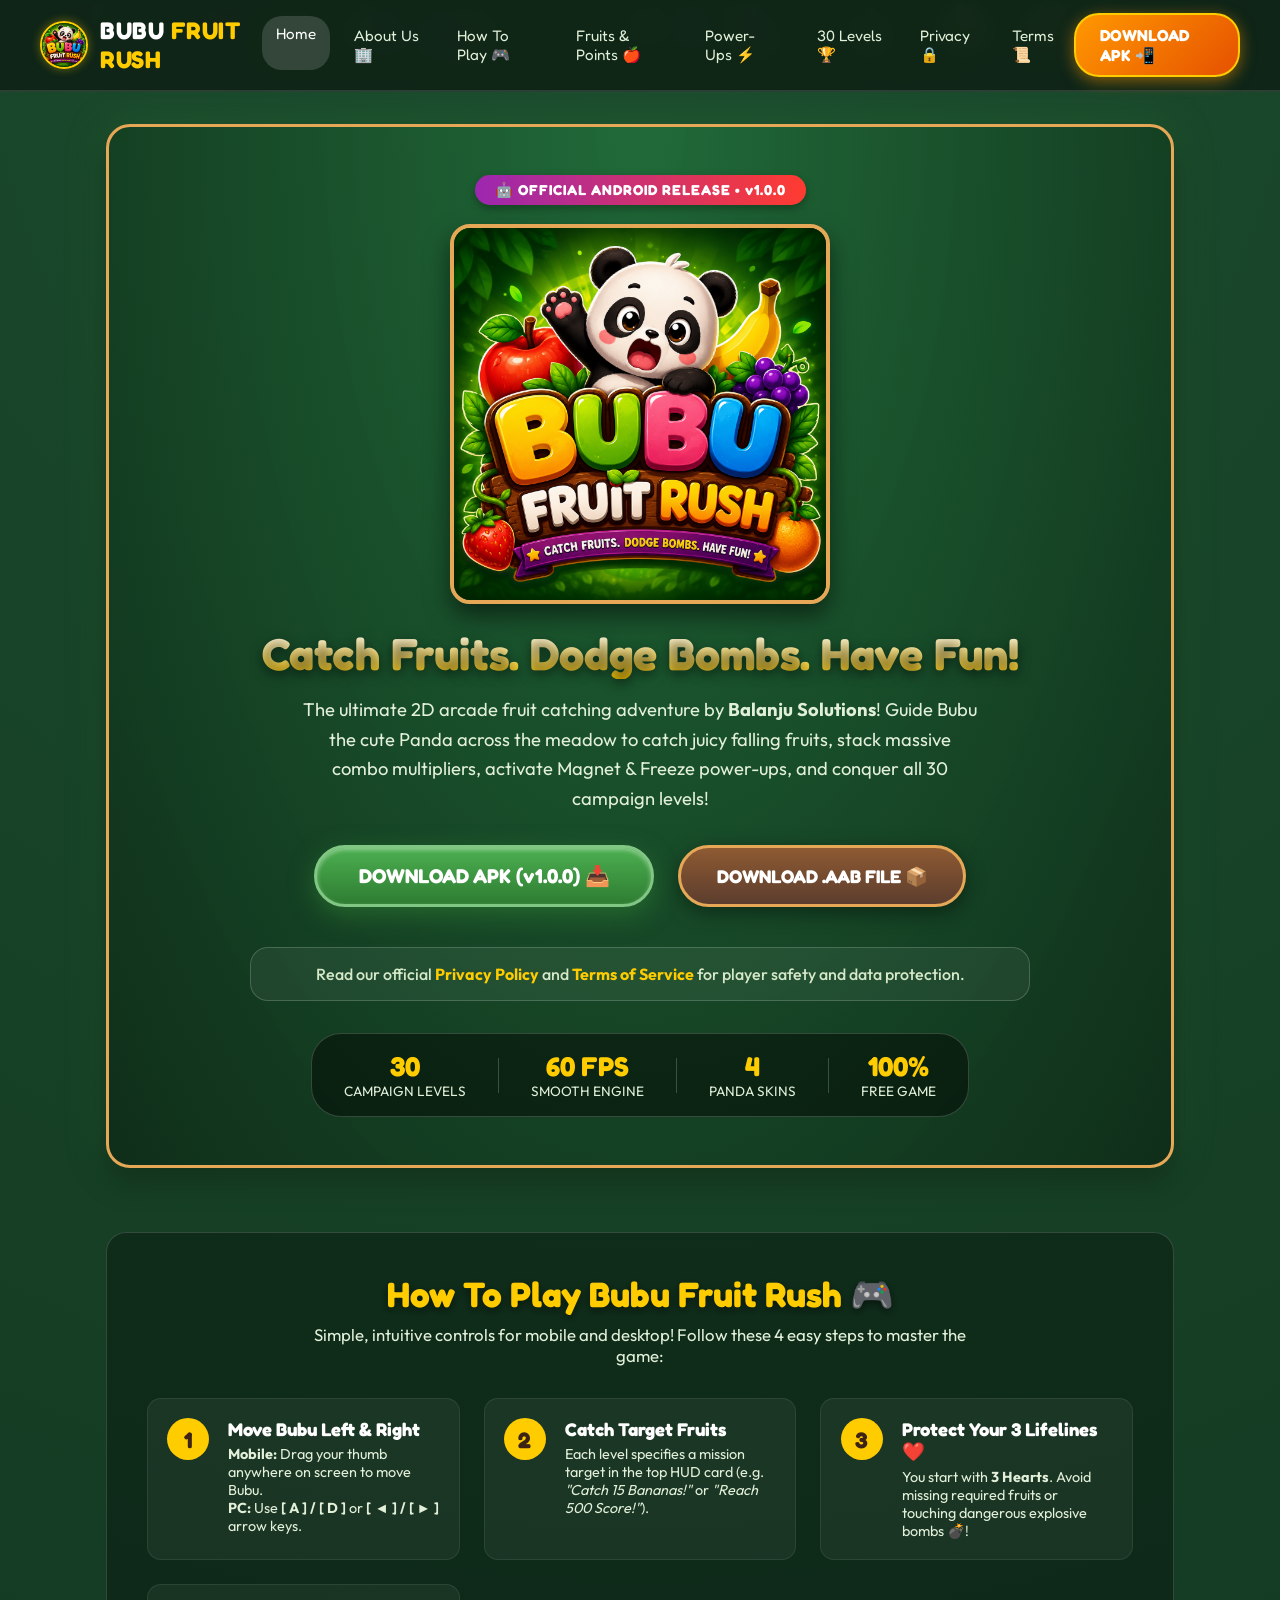
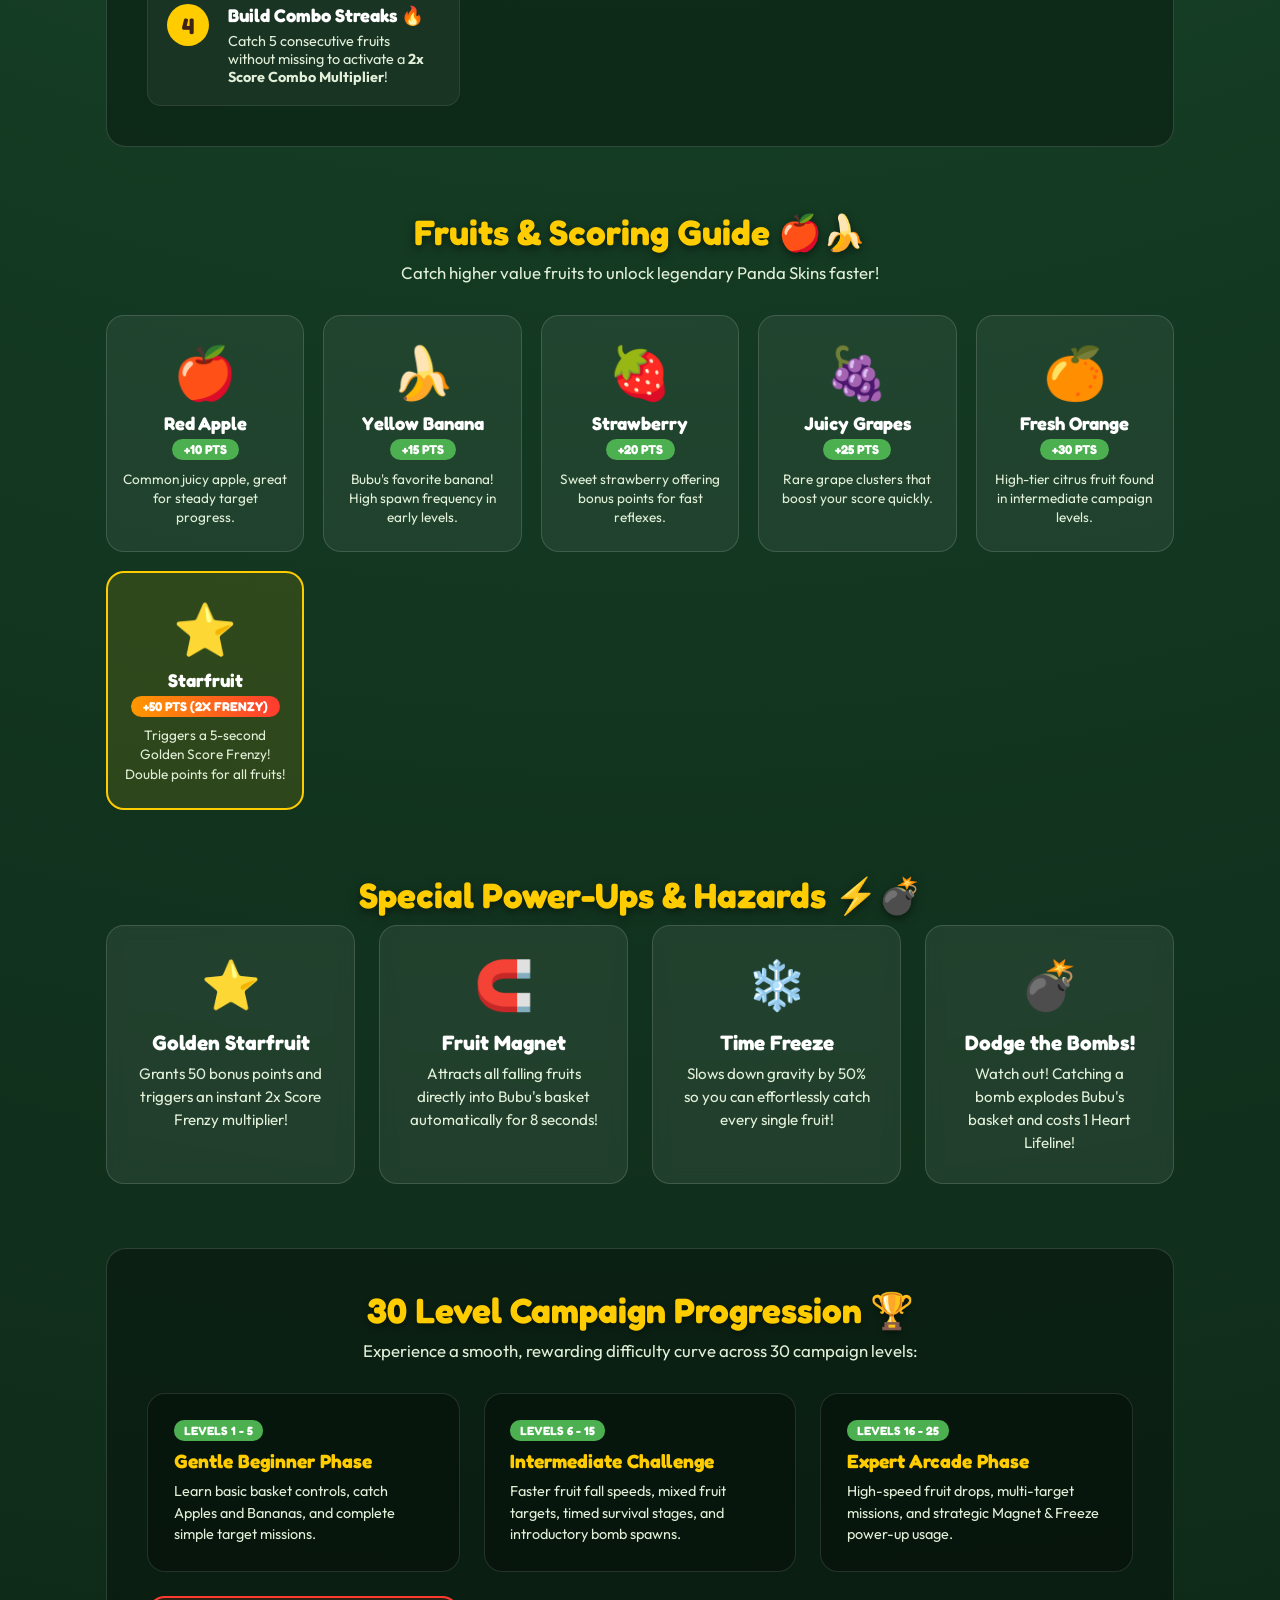
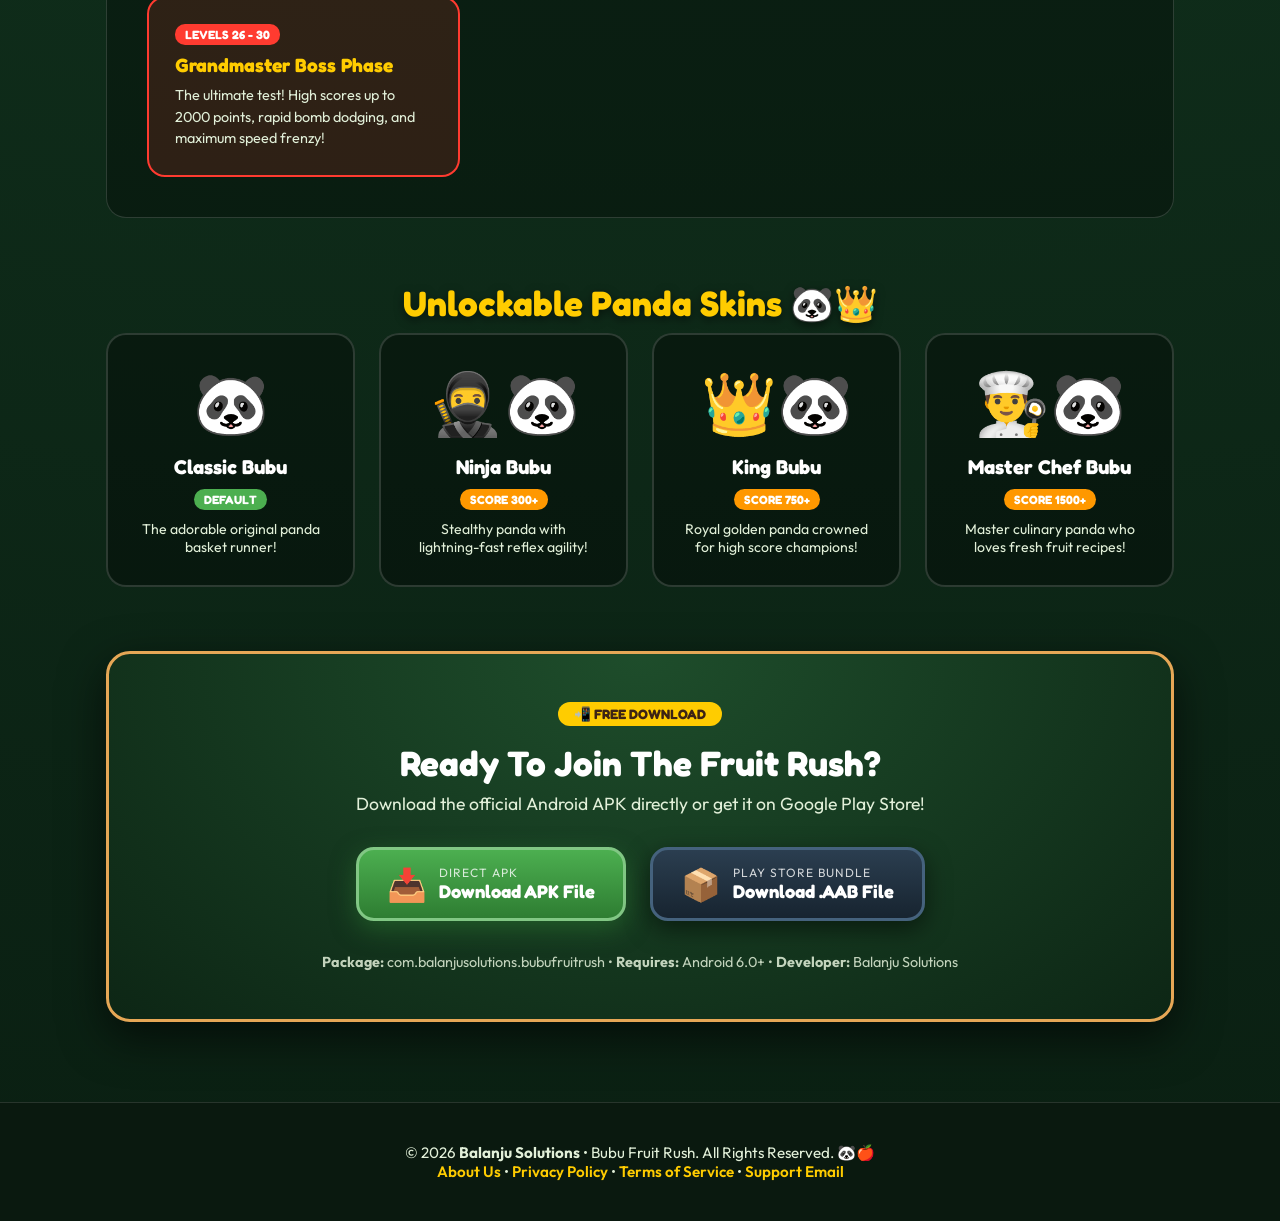
<file: index.html>
<!DOCTYPE html>
<html lang="en">
<head>
  <meta charset="UTF-8">
  <meta name="viewport" content="width=device-width, initial-scale=1.0, maximum-scale=1.0, user-scalable=no">
  <title>Bubu Fruit Rush - Official Android Game & Download</title>
  <meta name="description" content="Official website for Bubu Fruit Rush by Balanju Solutions. Learn how to play, fruit points, 30 campaign levels, power-ups, panda skins, and download the Android APK!">
  <link rel="preconnect" href="https://fonts.googleapis.com">
  <link rel="preconnect" href="https://fonts.gstatic.com" crossorigin>
  <link href="https://fonts.googleapis.com/css2?family=Fredoka:wght@400;600;700&family=Outfit:wght@400;600;700;800&display=swap" rel="stylesheet">
  <link rel="stylesheet" href="style.css">
</head>
<body>
  <!-- Floating Background Fruits Elements -->
  <div class="bg-fruits-container" id="bgFruits"></div>

  <!-- Header Navigation -->
  <header class="navbar">
    <div class="nav-container">
      <div class="logo-group" onclick="window.scrollTo({top: 0, behavior: 'smooth'})">
        <img src="logo.png" alt="Bubu Fruit Rush Logo" class="nav-logo">
        <span class="brand-title">BUBU <span>FRUIT RUSH</span></span>
      </div>

      <nav class="nav-links">
        <a href="#home" class="nav-btn active">Home</a>
        <a href="about.html" class="nav-btn">About Us 🏢</a>
        <a href="#how-to-play" class="nav-btn">How To Play 🎮</a>
        <a href="#scoring" class="nav-btn">Fruits & Points 🍎</a>
        <a href="#powerups" class="nav-btn">Power-Ups ⚡</a>
        <a href="#campaign" class="nav-btn">30 Levels 🏆</a>
        <a href="privacy.html" class="nav-btn">Privacy 🔒</a>
        <a href="terms.html" class="nav-btn">Terms 📜</a>
      </nav>

      <div class="header-actions">
        <a href="https://github.com/nayak-codes/bubu-fruit-rush/releases/download/third-relese/new.gameapk.apk" target="_blank" class="btn-play-header">DOWNLOAD APK 📲</a>
      </div>
    </div>
  </header>

  <!-- Main Hero Section -->
  <main class="main-content" id="home">
    <section class="hero-section">
      <div class="hero-card">
        <div class="hero-badge">🤖 OFFICIAL ANDROID RELEASE • v1.0.0</div>
        
        <div class="hero-banner-frame">
          <img src="logo.png" alt="Bubu Fruit Rush Official Logo" class="hero-banner-img">
        </div>

        <h1 class="hero-title">Catch Fruits. Dodge Bombs. Have Fun!</h1>
        <p class="hero-desc">
          The ultimate 2D arcade fruit catching adventure by <strong>Balanju Solutions</strong>! Guide Bubu the cute Panda across the meadow to catch juicy falling fruits, stack massive combo multipliers, activate Magnet & Freeze power-ups, and conquer all 30 campaign levels!
        </p>

        <!-- Official Download Action Buttons -->
        <div class="hero-actions">
          <a href="https://github.com/nayak-codes/bubu-fruit-rush/releases/download/third-relese/new.gameapk.apk" target="_blank" class="btn-primary-lg" id="btnDownloadAPK">
            <span class="btn-glow"></span>
            <span class="btn-text">DOWNLOAD APK (v1.0.0) 📥</span>
          </a>
          <a href="https://github.com/nayak-codes/bubu-fruit-rush/releases/download/first-relese/Bubu.Fruit.rush.aab" target="_blank" class="btn-secondary-lg" id="btnGooglePlay">
            <span>DOWNLOAD .AAB FILE 📦</span>
          </a>
        </div>

        <div class="legal-callout">
          <p>Read our official <a href="privacy.html">Privacy Policy</a> and <a href="terms.html">Terms of Service</a> for player safety and data protection.</p>
        </div>

        <div class="stats-ribbon">
          <div class="stat-item">
            <span class="stat-value">30</span>
            <span class="stat-label">Campaign Levels</span>
          </div>
          <div class="stat-divider"></div>
          <div class="stat-item">
            <span class="stat-value">60 FPS</span>
            <span class="stat-label">Smooth Engine</span>
          </div>
          <div class="stat-divider"></div>
          <div class="stat-item">
            <span class="stat-value">4</span>
            <span class="stat-label">Panda Skins</span>
          </div>
          <div class="stat-divider"></div>
          <div class="stat-item">
            <span class="stat-value">100%</span>
            <span class="stat-label">Free Game</span>
          </div>
        </div>
      </div>
    </section>

    <!-- SECTION 1: HOW TO PLAY GAME RULES & CONTROLS -->
    <section class="how-to-play-section" id="how-to-play">
      <h2 class="section-title">How To Play Bubu Fruit Rush 🎮</h2>
      <p class="section-subtitle">Simple, intuitive controls for mobile and desktop! Follow these 4 easy steps to master the game:</p>

      <div class="steps-grid">
        <div class="step-card">
          <div class="step-num">1</div>
          <div class="step-content">
            <h4>Move Bubu Left & Right</h4>
            <p><strong>Mobile:</strong> Drag your thumb anywhere on screen to move Bubu.<br><strong>PC:</strong> Use <strong>[ A ] / [ D ]</strong> or <strong>[ ◄ ] / [ ► ]</strong> arrow keys.</p>
          </div>
        </div>
        <div class="step-card">
          <div class="step-num">2</div>
          <div class="step-content">
            <h4>Catch Target Fruits</h4>
            <p>Each level specifies a mission target in the top HUD card (e.g. <em>"Catch 15 Bananas!"</em> or <em>"Reach 500 Score!"</em>).</p>
          </div>
        </div>
        <div class="step-card">
          <div class="step-num">3</div>
          <div class="step-content">
            <h4>Protect Your 3 Lifelines ❤️</h4>
            <p>You start with <strong>3 Hearts</strong>. Avoid missing required fruits or touching dangerous explosive bombs 💣!</p>
          </div>
        </div>
        <div class="step-card">
          <div class="step-num">4</div>
          <div class="step-content">
            <h4>Build Combo Streaks 🔥</h4>
            <p>Catch 5 consecutive fruits without missing to activate a <strong>2x Score Combo Multiplier</strong>!</p>
          </div>
        </div>
      </div>
    </section>

    <!-- SECTION 2: FRUITS & SCORING TABLE -->
    <section class="features-section" id="scoring">
      <h2 class="section-title">Fruits & Scoring Guide 🍎🍌</h2>
      <p class="section-subtitle">Catch higher value fruits to unlock legendary Panda Skins faster!</p>

      <div class="fruit-score-grid">
        <div class="fruit-card">
          <div class="fruit-icon">🍎</div>
          <h3>Red Apple</h3>
          <span class="score-tag">+10 PTS</span>
          <p>Common juicy apple, great for steady target progress.</p>
        </div>

        <div class="fruit-card">
          <div class="fruit-icon">🍌</div>
          <h3>Yellow Banana</h3>
          <span class="score-tag">+15 PTS</span>
          <p>Bubu's favorite banana! High spawn frequency in early levels.</p>
        </div>

        <div class="fruit-card">
          <div class="fruit-icon">🍓</div>
          <h3>Strawberry</h3>
          <span class="score-tag">+20 PTS</span>
          <p>Sweet strawberry offering bonus points for fast reflexes.</p>
        </div>

        <div class="fruit-card">
          <div class="fruit-icon">🍇</div>
          <h3>Juicy Grapes</h3>
          <span class="score-tag">+25 PTS</span>
          <p>Rare grape clusters that boost your score quickly.</p>
        </div>

        <div class="fruit-card">
          <div class="fruit-icon">🍊</div>
          <h3>Fresh Orange</h3>
          <span class="score-tag">+30 PTS</span>
          <p>High-tier citrus fruit found in intermediate campaign levels.</p>
        </div>

        <div class="fruit-card frenzy-card">
          <div class="fruit-icon">⭐</div>
          <h3>Starfruit</h3>
          <span class="score-tag frenzy-tag">+50 PTS (2X FRENZY)</span>
          <p>Triggers a 5-second Golden Score Frenzy! Double points for all fruits!</p>
        </div>
      </div>
    </section>

    <!-- SECTION 3: POWER-UPS & HAZARDS -->
    <section class="features-section" id="powerups">
      <h2 class="section-title">Special Power-Ups & Hazards ⚡💣</h2>

      <div class="cards-grid">
        <div class="feature-card star-card">
          <div class="card-icon">⭐</div>
          <h3>Golden Starfruit</h3>
          <p>Grants 50 bonus points and triggers an instant 2x Score Frenzy multiplier!</p>
        </div>

        <div class="feature-card magnet-card">
          <div class="card-icon">🧲</div>
          <h3>Fruit Magnet</h3>
          <p>Attracts all falling fruits directly into Bubu's basket automatically for 8 seconds!</p>
        </div>

        <div class="feature-card freeze-card">
          <div class="card-icon">❄️</div>
          <h3>Time Freeze</h3>
          <p>Slows down gravity by 50% so you can effortlessly catch every single fruit!</p>
        </div>

        <div class="feature-card bomb-card">
          <div class="card-icon">💣</div>
          <h3>Dodge the Bombs!</h3>
          <p>Watch out! Catching a bomb explodes Bubu's basket and costs 1 Heart Lifeline!</p>
        </div>
      </div>
    </section>

    <!-- SECTION 4: 30 CAMPAIGN LEVELS ROADMAP -->
    <section class="how-to-play-section" id="campaign">
      <h2 class="section-title">30 Level Campaign Progression 🏆</h2>
      <p class="section-subtitle">Experience a smooth, rewarding difficulty curve across 30 campaign levels:</p>

      <div class="campaign-grid">
        <div class="campaign-card">
          <span class="lvl-badge">LEVELS 1 - 5</span>
          <h3>Gentle Beginner Phase</h3>
          <p>Learn basic basket controls, catch Apples and Bananas, and complete simple target missions.</p>
        </div>
        <div class="campaign-card">
          <span class="lvl-badge">LEVELS 6 - 15</span>
          <h3>Intermediate Challenge</h3>
          <p>Faster fruit fall speeds, mixed fruit targets, timed survival stages, and introductory bomb spawns.</p>
        </div>
        <div class="campaign-card">
          <span class="lvl-badge">LEVELS 16 - 25</span>
          <h3>Expert Arcade Phase</h3>
          <p>High-speed fruit drops, multi-target missions, and strategic Magnet & Freeze power-up usage.</p>
        </div>
        <div class="campaign-card boss-card">
          <span class="lvl-badge boss-badge">LEVELS 26 - 30</span>
          <h3>Grandmaster Boss Phase</h3>
          <p>The ultimate test! High scores up to 2000 points, rapid bomb dodging, and maximum speed frenzy!</p>
        </div>
      </div>
    </section>

    <!-- SECTION 5: PANDA SKINS SHOWCASE -->
    <section class="features-section" id="skins">
      <h2 class="section-title">Unlockable Panda Skins 🐼👑</h2>
      <div class="skins-showcase-grid">
        <div class="skin-showcase-card">
          <div class="skin-avatar">🐼</div>
          <h3>Classic Bubu</h3>
          <span class="skin-tag-unlocked">DEFAULT</span>
          <p>The adorable original panda basket runner!</p>
        </div>
        <div class="skin-showcase-card">
          <div class="skin-avatar">🥷🐼</div>
          <h3>Ninja Bubu</h3>
          <span class="skin-tag-locked">SCORE 300+</span>
          <p>Stealthy panda with lightning-fast reflex agility!</p>
        </div>
        <div class="skin-showcase-card">
          <div class="skin-avatar">👑🐼</div>
          <h3>King Bubu</h3>
          <span class="skin-tag-locked">SCORE 750+</span>
          <p>Royal golden panda crowned for high score champions!</p>
        </div>
        <div class="skin-showcase-card">
          <div class="skin-avatar">👨‍🍳🐼</div>
          <h3>Master Chef Bubu</h3>
          <span class="skin-tag-locked">SCORE 1500+</span>
          <p>Master culinary panda who loves fresh fruit recipes!</p>
        </div>
      </div>
    </section>

    <!-- SECTION 6: DIRECT DOWNLOAD & GOOGLE PLAY -->
    <section class="download-section" id="download">
      <div class="download-card">
        <div class="download-badge">📲 FREE DOWNLOAD</div>
        <h2>Ready To Join The Fruit Rush?</h2>
        <p>Download the official Android APK directly or get it on Google Play Store!</p>

        <div class="download-buttons">
          <a href="https://github.com/nayak-codes/bubu-fruit-rush/releases/download/third-relese/new.gameapk.apk" target="_blank" class="btn-download-apk">
            <span class="icon">📥</span>
            <div class="btn-desc">
              <span class="small">DIRECT APK</span>
              <span class="big">Download APK File</span>
            </div>
          </a>
          <a href="https://github.com/nayak-codes/bubu-fruit-rush/releases/download/first-relese/Bubu.Fruit.rush.aab" target="_blank" class="btn-download-play">
            <span class="icon">📦</span>
            <div class="btn-desc">
              <span class="small">PLAY STORE BUNDLE</span>
              <span class="big">Download .AAB File</span>
            </div>
          </a>
        </div>

        <div class="app-meta-details">
          <span><strong>Package:</strong> com.balanjusolutions.bubufruitrush</span> • 
          <span><strong>Requires:</strong> Android 6.0+</span> • 
          <span><strong>Developer:</strong> Balanju Solutions</span>
        </div>
      </div>
    </section>
  </main>

  <!-- Footer -->
  <footer class="footer">
    <div class="footer-content">
      <p>© 2026 <strong>Balanju Solutions</strong> • Bubu Fruit Rush. All Rights Reserved. 🐼🍎</p>
      <p><a href="about.html">About Us</a> • <a href="privacy.html">Privacy Policy</a> • <a href="terms.html">Terms of Service</a> • <a href="mailto:support@bubufruitrush.com">Support Email</a></p>
    </div>
  </footer>

  <!-- Background Animated Floating Fruits Script -->
  <script>
    const fruitEmojis = ['🍎', '🍌', '🍊', '🍇', '🍓', '⭐', '🧲', '❄️'];
    const container = document.getElementById('bgFruits');
    if (container) {
      for (let i = 0; i < 22; i++) {
        const el = document.createElement('div');
        el.className = 'floating-bg-fruit';
        el.innerText = fruitEmojis[Math.floor(Math.random() * fruitEmojis.length)];
        el.style.left = Math.random() * 95 + 'vw';
        el.style.animationDuration = (12 + Math.random() * 14) + 's';
        el.style.animationDelay = (Math.random() * 10) + 's';
        el.style.fontSize = (1.8 + Math.random() * 1.5) + 'rem';
        container.appendChild(el);
      }
    }
  </script>
</body>
</html>
</file>
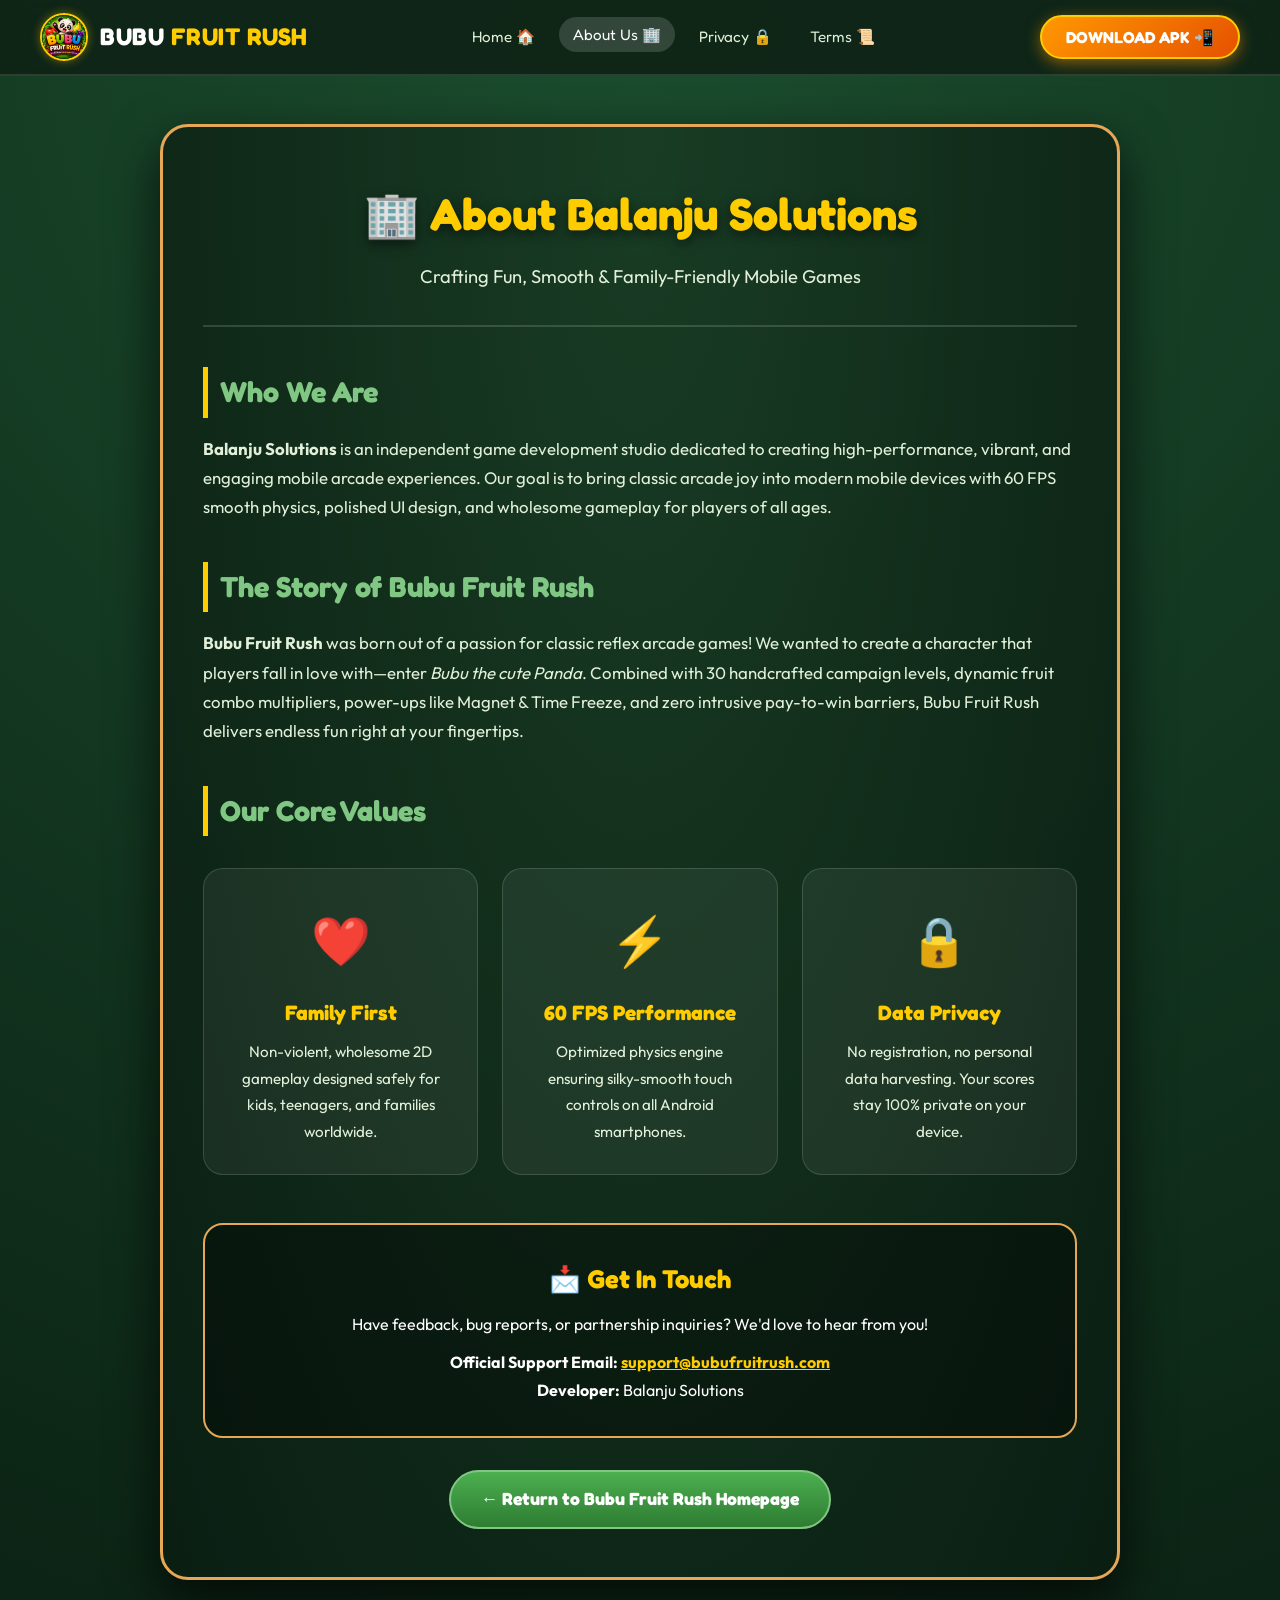
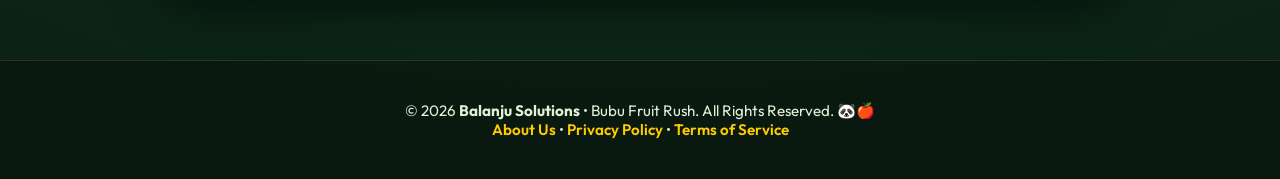
<file: about.html>
<!DOCTYPE html>
<html lang="en">
<head>
  <meta charset="UTF-8">
  <meta name="viewport" content="width=device-width, initial-scale=1.0">
  <title>About Us - Balanju Solutions & Bubu Fruit Rush</title>
  <meta name="description" content="Learn about Balanju Solutions, the creators of Bubu Fruit Rush. Our mission, values, and dedication to delivering smooth 2D arcade games for all players.">
  <link rel="preconnect" href="https://fonts.googleapis.com">
  <link rel="preconnect" href="https://fonts.gstatic.com" crossorigin>
  <link href="https://fonts.googleapis.com/css2?family=Fredoka:wght@400;600;700&family=Outfit:wght@400;600;700;800&display=swap" rel="stylesheet">
  <link rel="stylesheet" href="style.css">
  <style>
    .page-container {
      max-width: 960px;
      margin: 3rem auto;
      padding: 3rem 2.5rem;
      background: radial-gradient(ellipse at top, rgba(25, 60, 36, 0.95) 0%, rgba(10, 30, 18, 0.98) 100%);
      border: 3px solid var(--wood-gold);
      border-radius: 28px;
      box-shadow: 0 20px 50px rgba(0, 0, 0, 0.7);
      line-height: 1.75;
    }
    .page-header {
      text-align: center;
      border-bottom: 2px solid rgba(255, 255, 255, 0.15);
      padding-bottom: 2rem;
      margin-bottom: 2.5rem;
    }
    .page-header h1 {
      font-family: var(--font-heading);
      font-size: 2.8rem;
      color: var(--accent-yellow);
      margin-bottom: 0.5rem;
      text-shadow: 0 4px 12px rgba(0, 0, 0, 0.5);
    }
    .page-subtitle {
      color: var(--text-muted);
      font-size: 1.15rem;
    }
    .about-section {
      margin-bottom: 2.5rem;
    }
    .about-section h2 {
      font-family: var(--font-heading);
      font-size: 1.8rem;
      color: #81c784;
      margin-bottom: 1rem;
      border-left: 5px solid var(--accent-yellow);
      padding-left: 12px;
    }
    .about-section p {
      color: var(--text-muted);
      font-size: 1.05rem;
      margin-bottom: 1.2rem;
    }
    .values-grid {
      display: grid;
      grid-template-columns: repeat(auto-fit, minmax(250px, 1fr));
      gap: 1.5rem;
      margin: 2rem 0;
    }
    .value-card {
      background: rgba(255, 255, 255, 0.06);
      border: 1px solid rgba(255, 255, 255, 0.14);
      border-radius: 20px;
      padding: 1.8rem;
      text-align: center;
    }
    .value-icon {
      font-size: 3rem;
      margin-bottom: 0.8rem;
    }
    .value-card h3 {
      font-family: var(--font-heading);
      font-size: 1.3rem;
      color: var(--accent-yellow);
      margin-bottom: 0.5rem;
    }
    .value-card p {
      font-size: 0.95rem;
      color: var(--text-muted);
      margin-bottom: 0;
    }
    .contact-box {
      background: rgba(0, 0, 0, 0.35);
      border: 2px solid var(--wood-gold);
      border-radius: 20px;
      padding: 2rem;
      text-align: center;
      margin-top: 3rem;
    }
    .contact-box h3 {
      font-family: var(--font-heading);
      font-size: 1.6rem;
      color: var(--accent-yellow);
      margin-bottom: 0.5rem;
    }
    .btn-back-home {
      display: inline-block;
      margin-top: 2rem;
      background: linear-gradient(180deg, #4caf50 0%, #2e7d32 100%);
      border: 2px solid #81c784;
      color: white;
      text-decoration: none;
      padding: 12px 30px;
      border-radius: 30px;
      font-family: var(--font-heading);
      font-size: 1.1rem;
      font-weight: 700;
      transition: transform 0.2s;
    }
    .btn-back-home:hover {
      transform: scale(1.05);
    }
  </style>
</head>
<body>
  <!-- Header Navigation -->
  <header class="navbar">
    <div class="nav-container">
      <div class="logo-group" onclick="location.href='index.html'">
        <img src="logo.png" alt="Bubu Fruit Rush Logo" class="nav-logo">
        <span class="brand-title">BUBU <span>FRUIT RUSH</span></span>
      </div>
      <nav class="nav-links">
        <a href="index.html" class="nav-btn">Home 🏠</a>
        <a href="about.html" class="nav-btn active">About Us 🏢</a>
        <a href="privacy.html" class="nav-btn">Privacy 🔒</a>
        <a href="terms.html" class="nav-btn">Terms 📜</a>
      </nav>
      <div class="header-actions">
        <a href="index.html#download" class="btn-play-header">DOWNLOAD APK 📲</a>
      </div>
    </div>
  </header>

  <main class="page-container">
    <div class="page-header">
      <h1>🏢 About Balanju Solutions</h1>
      <p class="page-subtitle">Crafting Fun, Smooth & Family-Friendly Mobile Games</p>
    </div>

    <div class="about-section">
      <h2>Who We Are</h2>
      <p>
        <strong>Balanju Solutions</strong> is an independent game development studio dedicated to creating high-performance, vibrant, and engaging mobile arcade experiences. Our goal is to bring classic arcade joy into modern mobile devices with 60 FPS smooth physics, polished UI design, and wholesome gameplay for players of all ages.
      </p>
    </div>

    <div class="about-section">
      <h2>The Story of Bubu Fruit Rush</h2>
      <p>
        <strong>Bubu Fruit Rush</strong> was born out of a passion for classic reflex arcade games! We wanted to create a character that players fall in love with—enter <em>Bubu the cute Panda</em>. Combined with 30 handcrafted campaign levels, dynamic fruit combo multipliers, power-ups like Magnet & Time Freeze, and zero intrusive pay-to-win barriers, Bubu Fruit Rush delivers endless fun right at your fingertips.
      </p>
    </div>

    <!-- Core Values -->
    <div class="about-section">
      <h2>Our Core Values</h2>
      <div class="values-grid">
        <div class="value-card">
          <div class="value-icon">❤️</div>
          <h3>Family First</h3>
          <p>Non-violent, wholesome 2D gameplay designed safely for kids, teenagers, and families worldwide.</p>
        </div>

        <div class="value-card">
          <div class="value-icon">⚡</div>
          <h3>60 FPS Performance</h3>
          <p>Optimized physics engine ensuring silky-smooth touch controls on all Android smartphones.</p>
        </div>

        <div class="value-card">
          <div class="value-icon">🔒</div>
          <h3>Data Privacy</h3>
          <p>No registration, no personal data harvesting. Your scores stay 100% private on your device.</p>
        </div>
      </div>
    </div>

    <!-- Official Contact Box -->
    <div class="contact-box">
      <h3>📩 Get In Touch</h3>
      <p>Have feedback, bug reports, or partnership inquiries? We'd love to hear from you!</p>
      <p style="margin-top: 10px;"><strong>Official Support Email:</strong> <a href="mailto:support@bubufruitrush.com" style="color:var(--accent-yellow); font-weight:700;">support@bubufruitrush.com</a></p>
      <p><strong>Developer:</strong> Balanju Solutions</p>
    </div>

    <div style="text-align: center;">
      <a href="index.html" class="btn-back-home">← Return to Bubu Fruit Rush Homepage</a>
    </div>
  </main>

  <footer class="footer">
    <div class="footer-content">
      <p>© 2026 <strong>Balanju Solutions</strong> • Bubu Fruit Rush. All Rights Reserved. 🐼🍎</p>
      <p><a href="about.html">About Us</a> • <a href="privacy.html">Privacy Policy</a> • <a href="terms.html">Terms of Service</a></p>
    </div>
  </footer>
</body>
</html>
</file>
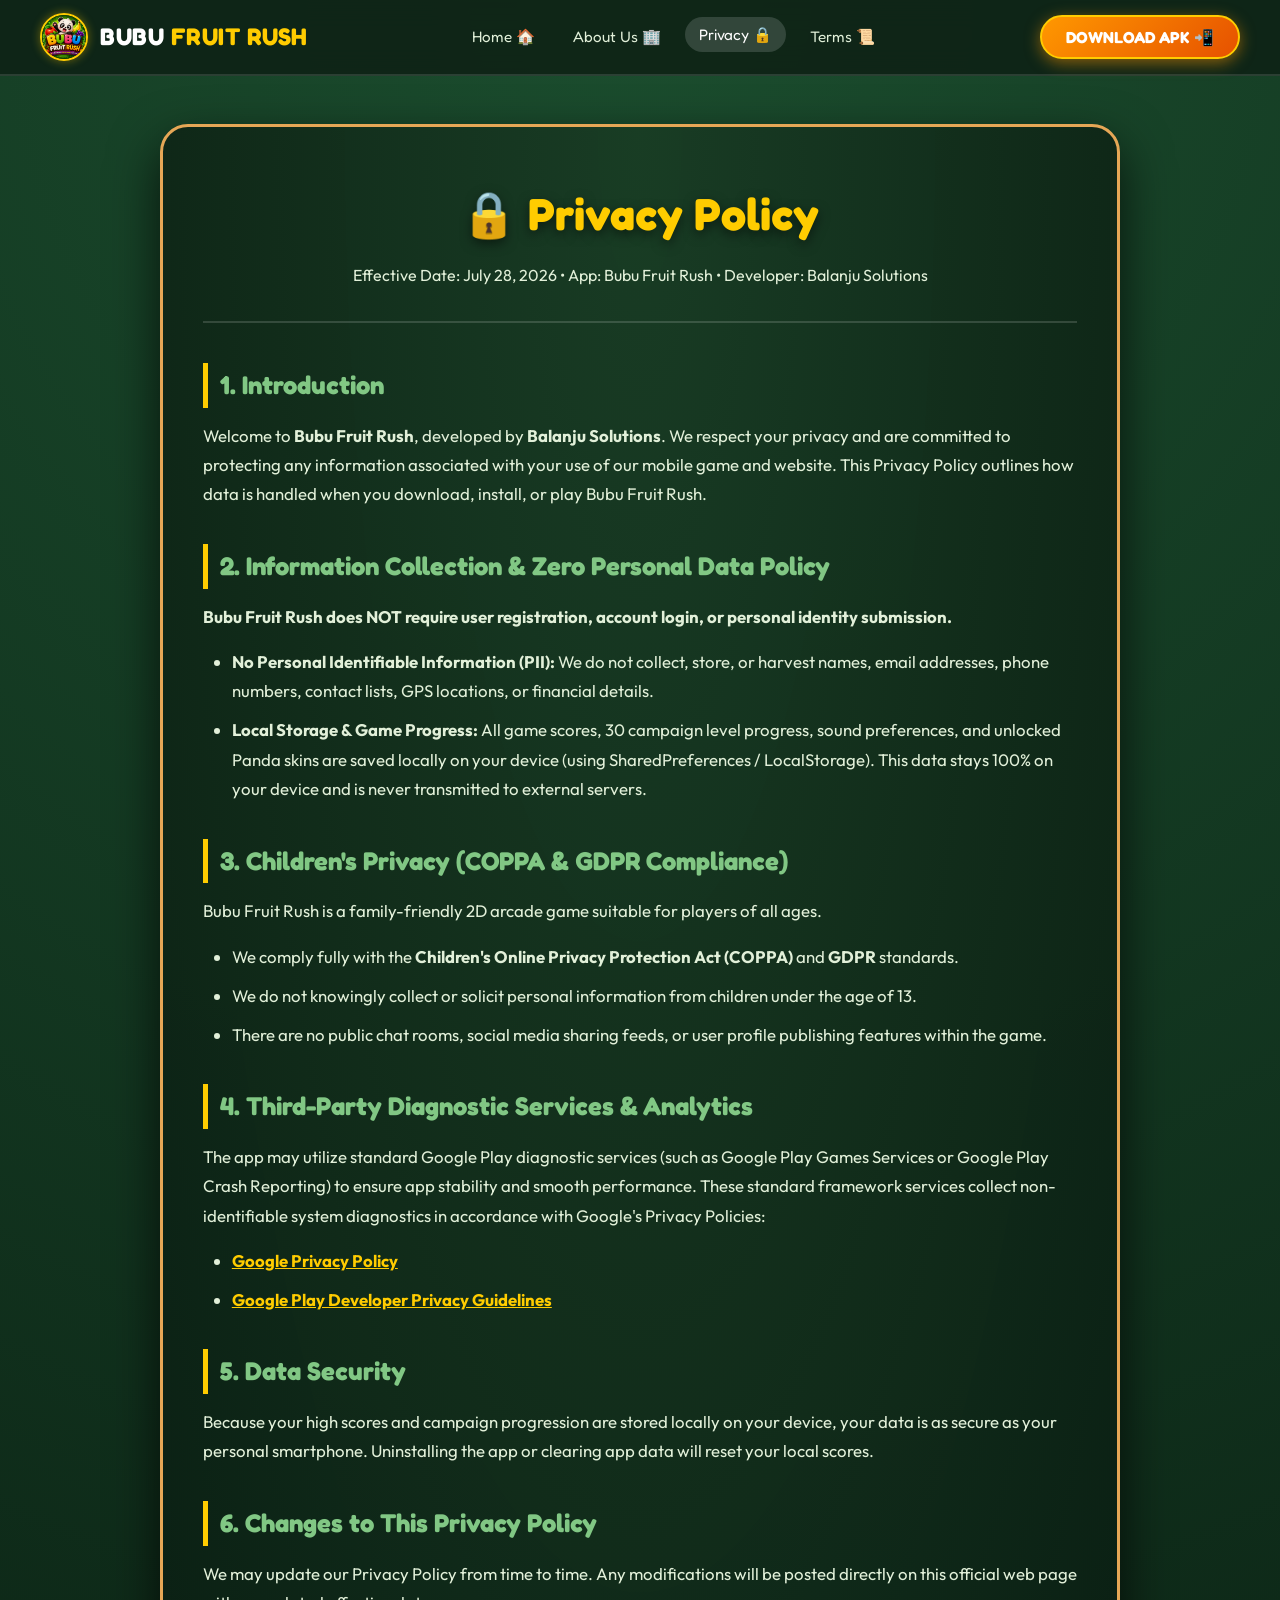
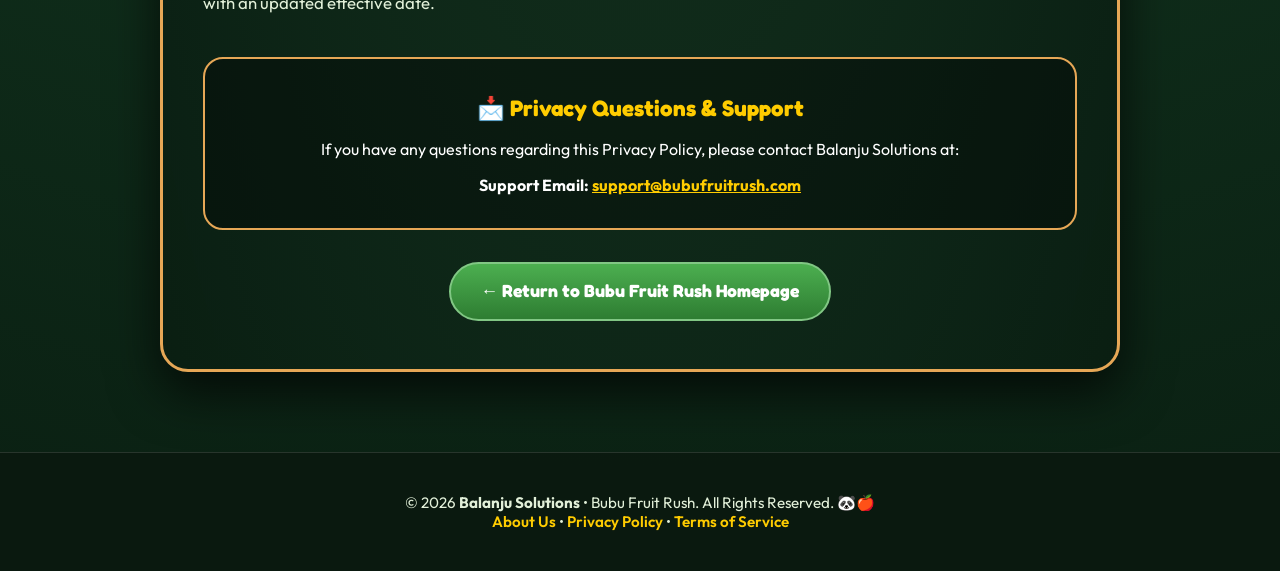
<file: privacy.html>
<!DOCTYPE html>
<html lang="en">
<head>
  <meta charset="UTF-8">
  <meta name="viewport" content="width=device-width, initial-scale=1.0">
  <title>Privacy Policy - Bubu Fruit Rush & Balanju Solutions</title>
  <meta name="description" content="Official Privacy Policy for Bubu Fruit Rush mobile game by Balanju Solutions. Learn how user privacy, local storage, children's safety (COPPA/GDPR), and data protection are handled.">
  <link rel="preconnect" href="https://fonts.googleapis.com">
  <link rel="preconnect" href="https://fonts.gstatic.com" crossorigin>
  <link href="https://fonts.googleapis.com/css2?family=Fredoka:wght@400;600;700&family=Outfit:wght@400;600;700;800&display=swap" rel="stylesheet">
  <link rel="stylesheet" href="style.css">
  <style>
    .page-container {
      max-width: 960px;
      margin: 3rem auto;
      padding: 3rem 2.5rem;
      background: radial-gradient(ellipse at top, rgba(25, 60, 36, 0.95) 0%, rgba(10, 30, 18, 0.98) 100%);
      border: 3px solid var(--wood-gold);
      border-radius: 28px;
      box-shadow: 0 20px 50px rgba(0, 0, 0, 0.7);
      line-height: 1.75;
    }
    .page-header {
      text-align: center;
      border-bottom: 2px solid rgba(255, 255, 255, 0.15);
      padding-bottom: 2rem;
      margin-bottom: 2.5rem;
    }
    .page-header h1 {
      font-family: var(--font-heading);
      font-size: 2.8rem;
      color: var(--accent-yellow);
      margin-bottom: 0.5rem;
      text-shadow: 0 4px 12px rgba(0, 0, 0, 0.5);
    }
    .effective-date {
      color: var(--text-muted);
      font-size: 1rem;
    }
    .policy-section {
      margin-bottom: 2.2rem;
    }
    .policy-section h2 {
      font-family: var(--font-heading);
      font-size: 1.6rem;
      color: #81c784;
      margin-bottom: 0.8rem;
      border-left: 5px solid var(--accent-yellow);
      padding-left: 12px;
    }
    .policy-section p, .policy-section ul {
      color: var(--text-muted);
      font-size: 1.05rem;
      margin-bottom: 1rem;
    }
    .policy-section ul {
      padding-left: 1.8rem;
    }
    .policy-section li {
      margin-bottom: 0.6rem;
    }
    .contact-box {
      background: rgba(0, 0, 0, 0.35);
      border: 2px solid var(--wood-gold);
      border-radius: 20px;
      padding: 1.8rem;
      text-align: center;
      margin-top: 2.5rem;
    }
    .btn-back-home {
      display: inline-block;
      margin-top: 2rem;
      background: linear-gradient(180deg, #4caf50 0%, #2e7d32 100%);
      border: 2px solid #81c784;
      color: white;
      text-decoration: none;
      padding: 12px 30px;
      border-radius: 30px;
      font-family: var(--font-heading);
      font-size: 1.1rem;
      font-weight: 700;
      transition: transform 0.2s;
    }
    .btn-back-home:hover {
      transform: scale(1.05);
    }
  </style>
</head>
<body>
  <!-- Header Navigation -->
  <header class="navbar">
    <div class="nav-container">
      <div class="logo-group" onclick="location.href='index.html'">
        <img src="logo.png" alt="Bubu Fruit Rush Logo" class="nav-logo">
        <span class="brand-title">BUBU <span>FRUIT RUSH</span></span>
      </div>
      <nav class="nav-links">
        <a href="index.html" class="nav-btn">Home 🏠</a>
        <a href="about.html" class="nav-btn">About Us 🏢</a>
        <a href="privacy.html" class="nav-btn active">Privacy 🔒</a>
        <a href="terms.html" class="nav-btn">Terms 📜</a>
      </nav>
      <div class="header-actions">
        <a href="index.html#download" class="btn-play-header">DOWNLOAD APK 📲</a>
      </div>
    </div>
  </header>

  <main class="page-container">
    <div class="page-header">
      <h1>🔒 Privacy Policy</h1>
      <p class="effective-date">Effective Date: July 28, 2026 • App: Bubu Fruit Rush • Developer: Balanju Solutions</p>
    </div>

    <div class="policy-section">
      <h2>1. Introduction</h2>
      <p>
        Welcome to <strong>Bubu Fruit Rush</strong>, developed by <strong>Balanju Solutions</strong>. We respect your privacy and are committed to protecting any information associated with your use of our mobile game and website. This Privacy Policy outlines how data is handled when you download, install, or play Bubu Fruit Rush.
      </p>
    </div>

    <div class="policy-section">
      <h2>2. Information Collection & Zero Personal Data Policy</h2>
      <p>
        <strong>Bubu Fruit Rush does NOT require user registration, account login, or personal identity submission.</strong>
      </p>
      <ul>
        <li><strong>No Personal Identifiable Information (PII):</strong> We do not collect, store, or harvest names, email addresses, phone numbers, contact lists, GPS locations, or financial details.</li>
        <li><strong>Local Storage & Game Progress:</strong> All game scores, 30 campaign level progress, sound preferences, and unlocked Panda skins are saved locally on your device (using SharedPreferences / LocalStorage). This data stays 100% on your device and is never transmitted to external servers.</li>
      </ul>
    </div>

    <div class="policy-section">
      <h2>3. Children's Privacy (COPPA & GDPR Compliance)</h2>
      <p>
        Bubu Fruit Rush is a family-friendly 2D arcade game suitable for players of all ages.
      </p>
      <ul>
        <li>We comply fully with the <strong>Children's Online Privacy Protection Act (COPPA)</strong> and <strong>GDPR</strong> standards.</li>
        <li>We do not knowingly collect or solicit personal information from children under the age of 13.</li>
        <li>There are no public chat rooms, social media sharing feeds, or user profile publishing features within the game.</li>
      </ul>
    </div>

    <div class="policy-section">
      <h2>4. Third-Party Diagnostic Services & Analytics</h2>
      <p>
        The app may utilize standard Google Play diagnostic services (such as Google Play Games Services or Google Play Crash Reporting) to ensure app stability and smooth performance. These standard framework services collect non-identifiable system diagnostics in accordance with Google's Privacy Policies:
      </p>
      <ul>
        <li><a href="https://policies.google.com/privacy" target="_blank" style="color:var(--accent-yellow); font-weight:700;">Google Privacy Policy</a></li>
        <li><a href="https://support.google.com/googleplay/android-developer/answer/9888379" target="_blank" style="color:var(--accent-yellow); font-weight:700;">Google Play Developer Privacy Guidelines</a></li>
      </ul>
    </div>

    <div class="policy-section">
      <h2>5. Data Security</h2>
      <p>
        Because your high scores and campaign progression are stored locally on your device, your data is as secure as your personal smartphone. Uninstalling the app or clearing app data will reset your local scores.
      </p>
    </div>

    <div class="policy-section">
      <h2>6. Changes to This Privacy Policy</h2>
      <p>
        We may update our Privacy Policy from time to time. Any modifications will be posted directly on this official web page with an updated effective date.
      </p>
    </div>

    <div class="contact-box">
      <h3 style="font-family:var(--font-heading); color:var(--accent-yellow); font-size:1.4rem; margin-bottom:0.5rem;">📩 Privacy Questions & Support</h3>
      <p>If you have any questions regarding this Privacy Policy, please contact Balanju Solutions at:</p>
      <p style="margin-top:8px;"><strong>Support Email:</strong> <a href="mailto:support@bubufruitrush.com" style="color:var(--accent-yellow); font-weight:700;">support@bubufruitrush.com</a></p>
    </div>

    <div style="text-align: center;">
      <a href="index.html" class="btn-back-home">← Return to Bubu Fruit Rush Homepage</a>
    </div>
  </main>

  <footer class="footer">
    <div class="footer-content">
      <p>© 2026 <strong>Balanju Solutions</strong> • Bubu Fruit Rush. All Rights Reserved. 🐼🍎</p>
      <p><a href="about.html">About Us</a> • <a href="privacy.html">Privacy Policy</a> • <a href="terms.html">Terms of Service</a></p>
    </div>
  </footer>
</body>
</html>
</file>
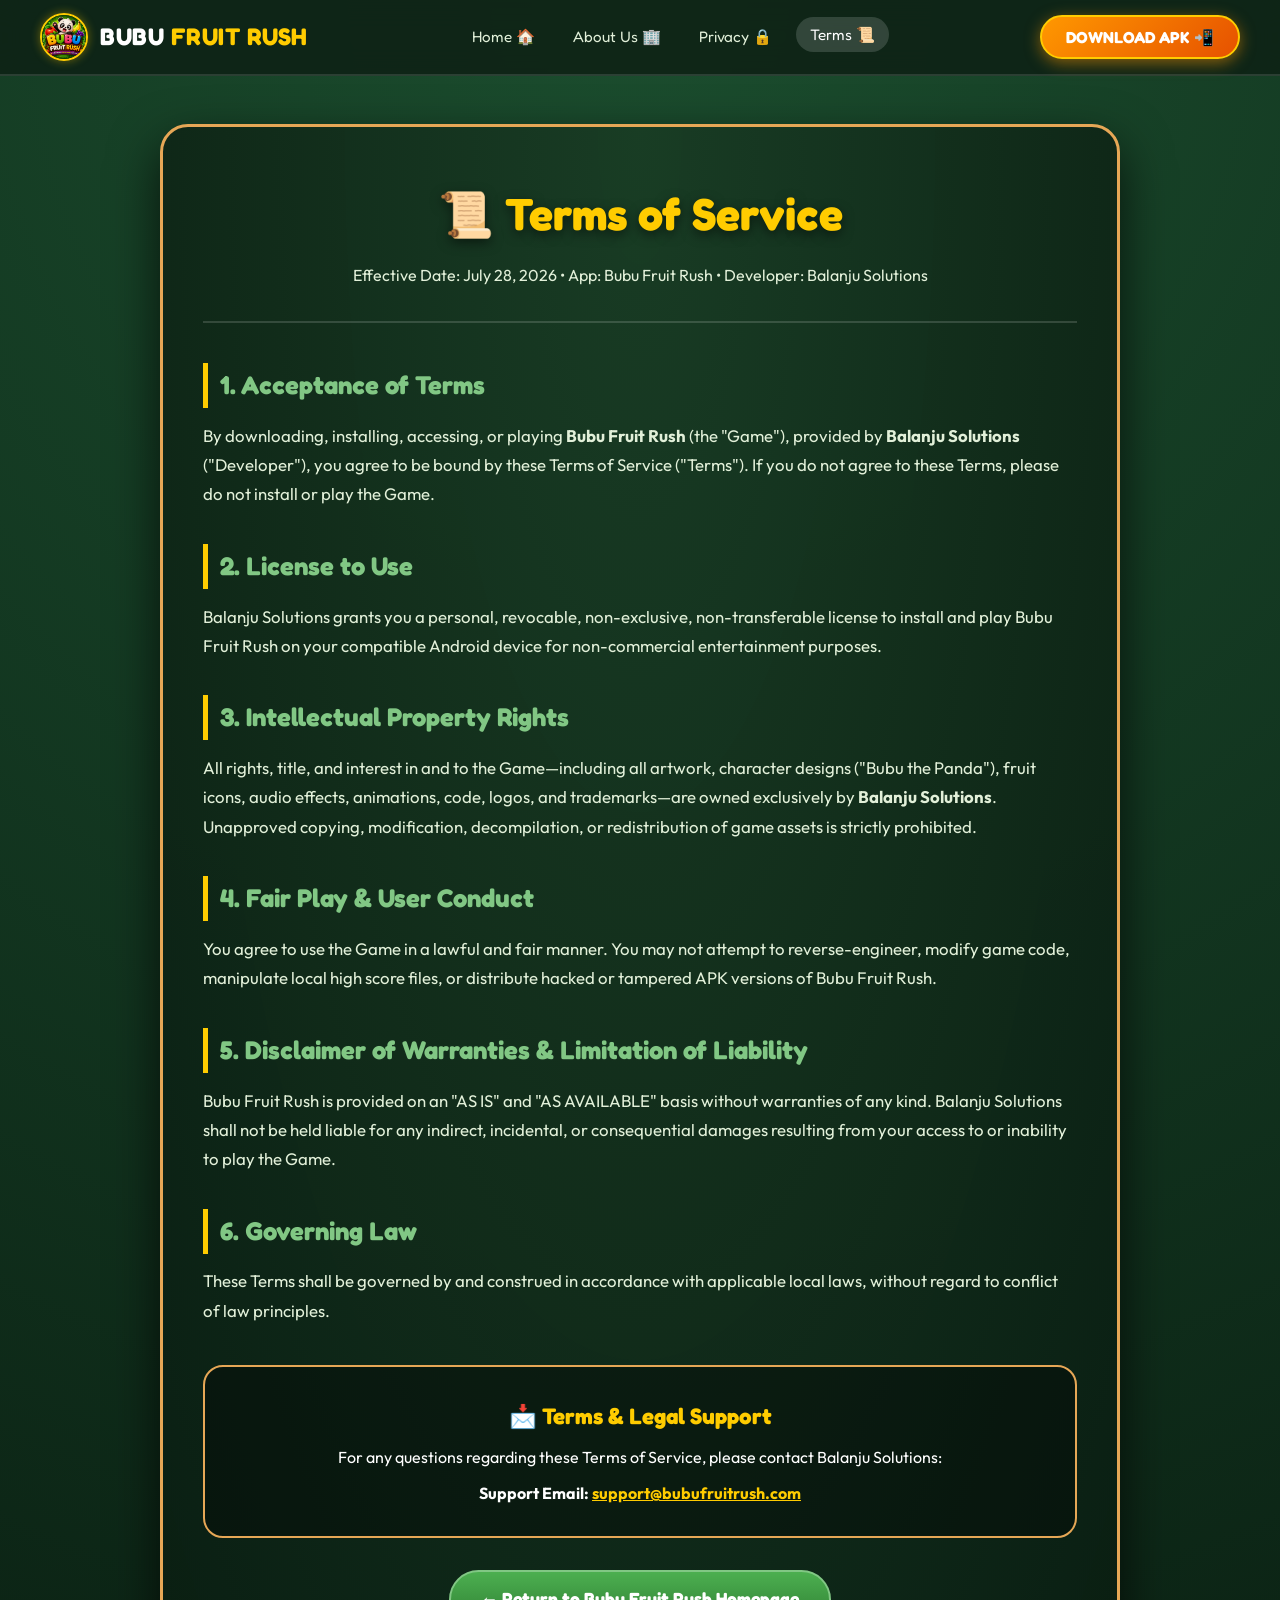
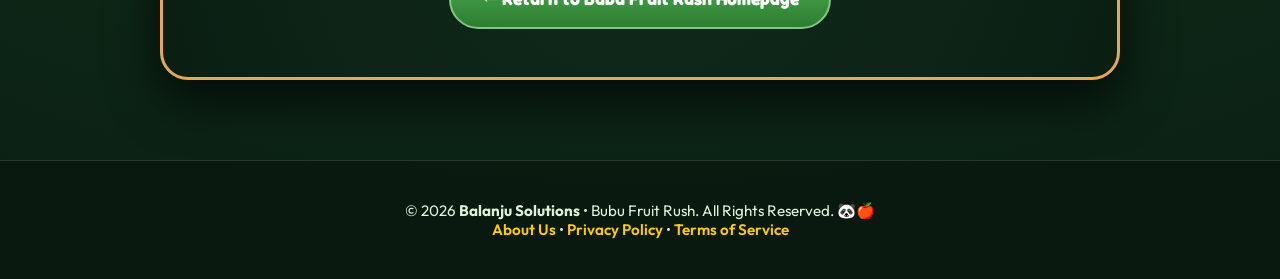
<file: terms.html>
<!DOCTYPE html>
<html lang="en">
<head>
  <meta charset="UTF-8">
  <meta name="viewport" content="width=device-width, initial-scale=1.0">
  <title>Terms of Service - Bubu Fruit Rush & Balanju Solutions</title>
  <meta name="description" content="Terms of Service and Conditions of Use for Bubu Fruit Rush mobile game by Balanju Solutions.">
  <link rel="preconnect" href="https://fonts.googleapis.com">
  <link rel="preconnect" href="https://fonts.gstatic.com" crossorigin>
  <link href="https://fonts.googleapis.com/css2?family=Fredoka:wght@400;600;700&family=Outfit:wght@400;600;700;800&display=swap" rel="stylesheet">
  <link rel="stylesheet" href="style.css">
  <style>
    .page-container {
      max-width: 960px;
      margin: 3rem auto;
      padding: 3rem 2.5rem;
      background: radial-gradient(ellipse at top, rgba(25, 60, 36, 0.95) 0%, rgba(10, 30, 18, 0.98) 100%);
      border: 3px solid var(--wood-gold);
      border-radius: 28px;
      box-shadow: 0 20px 50px rgba(0, 0, 0, 0.7);
      line-height: 1.75;
    }
    .page-header {
      text-align: center;
      border-bottom: 2px solid rgba(255, 255, 255, 0.15);
      padding-bottom: 2rem;
      margin-bottom: 2.5rem;
    }
    .page-header h1 {
      font-family: var(--font-heading);
      font-size: 2.8rem;
      color: var(--accent-yellow);
      margin-bottom: 0.5rem;
      text-shadow: 0 4px 12px rgba(0, 0, 0, 0.5);
    }
    .effective-date {
      color: var(--text-muted);
      font-size: 1rem;
    }
    .policy-section {
      margin-bottom: 2.2rem;
    }
    .policy-section h2 {
      font-family: var(--font-heading);
      font-size: 1.6rem;
      color: #81c784;
      margin-bottom: 0.8rem;
      border-left: 5px solid var(--accent-yellow);
      padding-left: 12px;
    }
    .policy-section p {
      color: var(--text-muted);
      font-size: 1.05rem;
      margin-bottom: 1rem;
    }
    .contact-box {
      background: rgba(0, 0, 0, 0.35);
      border: 2px solid var(--wood-gold);
      border-radius: 20px;
      padding: 1.8rem;
      text-align: center;
      margin-top: 2.5rem;
    }
    .btn-back-home {
      display: inline-block;
      margin-top: 2rem;
      background: linear-gradient(180deg, #4caf50 0%, #2e7d32 100%);
      border: 2px solid #81c784;
      color: white;
      text-decoration: none;
      padding: 12px 30px;
      border-radius: 30px;
      font-family: var(--font-heading);
      font-size: 1.1rem;
      font-weight: 700;
      transition: transform 0.2s;
    }
    .btn-back-home:hover {
      transform: scale(1.05);
    }
  </style>
</head>
<body>
  <!-- Header Navigation -->
  <header class="navbar">
    <div class="nav-container">
      <div class="logo-group" onclick="location.href='index.html'">
        <img src="logo.png" alt="Bubu Fruit Rush Logo" class="nav-logo">
        <span class="brand-title">BUBU <span>FRUIT RUSH</span></span>
      </div>
      <nav class="nav-links">
        <a href="index.html" class="nav-btn">Home 🏠</a>
        <a href="about.html" class="nav-btn">About Us 🏢</a>
        <a href="privacy.html" class="nav-btn">Privacy 🔒</a>
        <a href="terms.html" class="nav-btn active">Terms 📜</a>
      </nav>
      <div class="header-actions">
        <a href="index.html#download" class="btn-play-header">DOWNLOAD APK 📲</a>
      </div>
    </div>
  </header>

  <main class="page-container">
    <div class="page-header">
      <h1>📜 Terms of Service</h1>
      <p class="effective-date">Effective Date: July 28, 2026 • App: Bubu Fruit Rush • Developer: Balanju Solutions</p>
    </div>

    <div class="policy-section">
      <h2>1. Acceptance of Terms</h2>
      <p>
        By downloading, installing, accessing, or playing <strong>Bubu Fruit Rush</strong> (the "Game"), provided by <strong>Balanju Solutions</strong> ("Developer"), you agree to be bound by these Terms of Service ("Terms"). If you do not agree to these Terms, please do not install or play the Game.
      </p>
    </div>

    <div class="policy-section">
      <h2>2. License to Use</h2>
      <p>
        Balanju Solutions grants you a personal, revocable, non-exclusive, non-transferable license to install and play Bubu Fruit Rush on your compatible Android device for non-commercial entertainment purposes.
      </p>
    </div>

    <div class="policy-section">
      <h2>3. Intellectual Property Rights</h2>
      <p>
        All rights, title, and interest in and to the Game—including all artwork, character designs ("Bubu the Panda"), fruit icons, audio effects, animations, code, logos, and trademarks—are owned exclusively by <strong>Balanju Solutions</strong>. Unapproved copying, modification, decompilation, or redistribution of game assets is strictly prohibited.
      </p>
    </div>

    <div class="policy-section">
      <h2>4. Fair Play & User Conduct</h2>
      <p>
        You agree to use the Game in a lawful and fair manner. You may not attempt to reverse-engineer, modify game code, manipulate local high score files, or distribute hacked or tampered APK versions of Bubu Fruit Rush.
      </p>
    </div>

    <div class="policy-section">
      <h2>5. Disclaimer of Warranties & Limitation of Liability</h2>
      <p>
        Bubu Fruit Rush is provided on an "AS IS" and "AS AVAILABLE" basis without warranties of any kind. Balanju Solutions shall not be held liable for any indirect, incidental, or consequential damages resulting from your access to or inability to play the Game.
      </p>
    </div>

    <div class="policy-section">
      <h2>6. Governing Law</h2>
      <p>
        These Terms shall be governed by and construed in accordance with applicable local laws, without regard to conflict of law principles.
      </p>
    </div>

    <div class="contact-box">
      <h3 style="font-family:var(--font-heading); color:var(--accent-yellow); font-size:1.4rem; margin-bottom:0.5rem;">📩 Terms & Legal Support</h3>
      <p>For any questions regarding these Terms of Service, please contact Balanju Solutions:</p>
      <p style="margin-top:8px;"><strong>Support Email:</strong> <a href="mailto:support@bubufruitrush.com" style="color:var(--accent-yellow); font-weight:700;">support@bubufruitrush.com</a></p>
    </div>

    <div style="text-align: center;">
      <a href="index.html" class="btn-back-home">← Return to Bubu Fruit Rush Homepage</a>
    </div>
  </main>

  <footer class="footer">
    <div class="footer-content">
      <p>© 2026 <strong>Balanju Solutions</strong> • Bubu Fruit Rush. All Rights Reserved. 🐼🍎</p>
      <p><a href="about.html">About Us</a> • <a href="privacy.html">Privacy Policy</a> • <a href="terms.html">Terms of Service</a></p>
    </div>
  </footer>
</body>
</html>
</file>
<file: style.css>
/* BUBU FRUIT RUSH - OFFICIAL COMPANY LANDING & GAME WEBSITE DESIGN SYSTEM */

:root {
  --primary-green: #2e7d32;
  --light-green: #4caf50;
  --accent-yellow: #ffcc00;
  --accent-orange: #ff9800;
  --accent-red: #ff3b30;
  --accent-purple: #9c27b0;
  --wood-dark: #3d2314;
  --wood-mid: #6b4226;
  --wood-light: #8e5a32;
  --wood-gold: #e6a756;
  --bg-dark: #0f2316;
  --glass-bg: rgba(255, 255, 255, 0.12);
  --glass-border: rgba(255, 255, 255, 0.25);
  --text-light: #ffffff;
  --text-muted: #e2f0d9;
  --font-heading: 'Fredoka', cursive, sans-serif;
  --font-body: 'Outfit', sans-serif;
  --shadow-glow: 0 0 20px rgba(76, 175, 80, 0.5);
  --shadow-card: 0 12px 30px rgba(0, 0, 0, 0.4);
  scroll-behavior: smooth;
}

* {
  box-sizing: border-box;
  margin: 0;
  padding: 0;
}

body {
  font-family: var(--font-body);
  background: radial-gradient(circle at top center, #1b4d2e 0%, #0a1f12 100%);
  color: var(--text-light);
  min-height: 100vh;
  overflow-x: hidden;
  position: relative;
}

/* Floating Background Fruits */
.bg-fruits-container {
  position: fixed;
  top: 0;
  left: 0;
  width: 100vw;
  height: 100vh;
  pointer-events: none;
  z-index: 0;
  overflow: hidden;
}

.floating-bg-fruit {
  position: absolute;
  font-size: 2.5rem;
  opacity: 0.15;
  filter: blur(1px);
  animation: floatFruit 18s linear infinite;
}

@keyframes floatFruit {
  0% {
    transform: translateY(105vh) rotate(0deg);
  }
  100% {
    transform: translateY(-15vh) rotate(360deg);
  }
}

/* Navbar */
.navbar {
  position: sticky;
  top: 0;
  z-index: 100;
  background: rgba(15, 35, 22, 0.92);
  backdrop-filter: blur(14px);
  border-bottom: 2px solid rgba(255, 255, 255, 0.12);
  padding: 0.8rem 1.5rem;
}

.nav-container {
  max-width: 1200px;
  margin: 0 auto;
  display: flex;
  align-items: center;
  justify-content: space-between;
}

.logo-group {
  display: flex;
  align-items: center;
  gap: 12px;
  cursor: pointer;
}

.nav-logo {
  height: 48px;
  width: 48px;
  object-fit: contain;
  border-radius: 50%;
  border: 2px solid var(--accent-yellow);
  box-shadow: 0 0 10px rgba(255, 204, 0, 0.4);
}

.brand-title {
  font-family: var(--font-heading);
  font-size: 1.5rem;
  font-weight: 700;
  color: #ffffff;
  letter-spacing: 0.5px;
}

.brand-title span {
  color: var(--accent-yellow);
}

.nav-links {
  display: flex;
  gap: 10px;
}

.nav-btn {
  background: transparent;
  border: none;
  color: var(--text-muted);
  font-family: var(--font-heading);
  font-size: 0.95rem;
  padding: 8px 14px;
  border-radius: 20px;
  text-decoration: none;
  cursor: pointer;
  transition: all 0.2s ease;
}

.nav-btn:hover, .nav-btn.active {
  background: rgba(255, 255, 255, 0.15);
  color: #ffffff;
  transform: translateY(-2px);
}

.header-actions {
  display: flex;
  align-items: center;
  gap: 12px;
}

.btn-play-header {
  display: inline-block;
  background: linear-gradient(135deg, #ff9800, #e65100);
  color: white;
  font-family: var(--font-heading);
  font-size: 1rem;
  font-weight: 700;
  padding: 10px 24px;
  border: 2px solid var(--accent-yellow);
  border-radius: 25px;
  text-decoration: none;
  cursor: pointer;
  box-shadow: 0 4px 15px rgba(255, 152, 0, 0.5);
  transition: all 0.25s ease;
}

.btn-play-header:hover {
  transform: scale(1.06);
  box-shadow: 0 6px 20px rgba(255, 152, 0, 0.8);
}

/* Main Content */
.main-content {
  position: relative;
  z-index: 1;
  max-width: 1100px;
  margin: 2rem auto;
  padding: 0 1rem;
}

/* Hero Card */
.hero-card {
  background: radial-gradient(ellipse at top, rgba(34, 112, 59, 0.85) 0%, rgba(15, 45, 25, 0.95) 100%);
  border: 3px solid var(--wood-gold);
  border-radius: 24px;
  padding: 3rem 2rem;
  text-align: center;
  box-shadow: var(--shadow-card), 0 0 40px rgba(76, 175, 80, 0.25);
  position: relative;
  overflow: hidden;
}

.hero-badge {
  display: inline-block;
  background: linear-gradient(90deg, var(--accent-purple), var(--accent-red));
  color: #ffffff;
  font-weight: 700;
  padding: 6px 20px;
  border-radius: 20px;
  font-family: var(--font-heading);
  font-size: 0.9rem;
  letter-spacing: 1px;
  margin-bottom: 1.2rem;
  box-shadow: 0 4px 10px rgba(0, 0, 0, 0.3);
}

.hero-banner-frame {
  max-width: 380px;
  margin: 0 auto 1.5rem auto;
  border-radius: 20px;
  overflow: hidden;
  box-shadow: 0 12px 25px rgba(0, 0, 0, 0.5);
  border: 4px solid var(--wood-gold);
  transition: transform 0.3s ease;
}

.hero-banner-frame:hover {
  transform: scale(1.03) rotate(-1deg);
}

.hero-banner-img {
  width: 100%;
  display: block;
}

.hero-title {
  font-family: var(--font-heading);
  font-size: 2.8rem;
  font-weight: 700;
  line-height: 1.15;
  background: linear-gradient(180deg, #ffffff 0%, var(--accent-yellow) 100%);
  -webkit-background-clip: text;
  -webkit-text-fill-color: transparent;
  margin-bottom: 1rem;
  text-shadow: 0 4px 12px rgba(0, 0, 0, 0.5);
}

.hero-desc {
  max-width: 680px;
  margin: 0 auto 2rem auto;
  font-size: 1.15rem;
  color: var(--text-muted);
  line-height: 1.6;
}

.hero-actions {
  display: flex;
  justify-content: center;
  gap: 1.5rem;
  flex-wrap: wrap;
  margin-bottom: 2.5rem;
}

.btn-primary-lg {
  position: relative;
  display: inline-flex;
  align-items: center;
  justify-content: center;
  background: linear-gradient(180deg, #4caf50 0%, #2e7d32 100%);
  border: 3px solid #81c784;
  color: white;
  font-family: var(--font-heading);
  font-size: 1.25rem;
  font-weight: 700;
  padding: 1rem 2.6rem;
  border-radius: 50px;
  text-decoration: none;
  cursor: pointer;
  box-shadow: 0 8px 25px rgba(46, 125, 50, 0.6), inset 0 2px 4px rgba(255, 255, 255, 0.4);
  transition: all 0.25s cubic-bezier(0.175, 0.885, 0.32, 1.275);
}

.btn-primary-lg:hover {
  transform: translateY(-4px) scale(1.04);
  box-shadow: 0 12px 30px rgba(46, 125, 50, 0.8), inset 0 2px 4px rgba(255, 255, 255, 0.5);
}

.btn-secondary-lg {
  display: inline-flex;
  align-items: center;
  justify-content: center;
  background: linear-gradient(180deg, #8e5a32 0%, #5c3d2e 100%);
  border: 3px solid var(--wood-gold);
  color: #ffffff;
  font-family: var(--font-heading);
  font-size: 1.15rem;
  font-weight: 700;
  padding: 1rem 2.2rem;
  border-radius: 50px;
  text-decoration: none;
  cursor: pointer;
  box-shadow: 0 6px 20px rgba(0, 0, 0, 0.4);
  transition: all 0.25s ease;
}

.btn-secondary-lg:hover {
  transform: translateY(-3px);
  background: linear-gradient(180deg, #a66b3c 0%, #6d4736 100%);
}

.legal-callout {
  margin: 1.5rem auto 2rem auto;
  max-width: 780px;
  padding: 16px 24px;
  border: 1px solid rgba(255, 255, 255, 0.18);
  border-radius: 18px;
  background: rgba(255, 255, 255, 0.06);
  color: #d5e8c8;
  font-size: 1rem;
  font-weight: 500;
}

.legal-callout a {
  color: var(--accent-yellow);
  text-decoration: none;
  font-weight: 700;
}

.legal-callout a:hover {
  text-decoration: underline;
}

/* Stats Ribbon */
.stats-ribbon {
  display: inline-flex;
  align-items: center;
  background: rgba(0, 0, 0, 0.45);
  border: 1px solid rgba(255, 255, 255, 0.18);
  border-radius: 30px;
  padding: 1rem 2rem;
  gap: 2rem;
  flex-wrap: wrap;
  justify-content: center;
}

.stat-item {
  display: flex;
  flex-direction: column;
  align-items: center;
}

.stat-value {
  font-family: var(--font-heading);
  font-size: 1.7rem;
  font-weight: 700;
  color: var(--accent-yellow);
}

.stat-label {
  font-size: 0.85rem;
  color: var(--text-muted);
  text-transform: uppercase;
}

.stat-divider {
  width: 1px;
  height: 35px;
  background: rgba(255, 255, 255, 0.2);
}

/* Section Headings & Subtitles */
.section-title {
  font-family: var(--font-heading);
  font-size: 2.2rem;
  text-align: center;
  margin-bottom: 0.5rem;
  color: var(--accent-yellow);
  text-shadow: 0 3px 10px rgba(0, 0, 0, 0.5);
}

.section-subtitle {
  text-align: center;
  color: var(--text-muted);
  font-size: 1.05rem;
  margin-bottom: 2rem;
  max-width: 680px;
  margin-left: auto;
  margin-right: auto;
}

/* Fruit Points Grid & Cards */
.fruit-score-grid {
  display: grid;
  grid-template-columns: repeat(auto-fit, minmax(170px, 1fr));
  gap: 1.2rem;
}

.fruit-card {
  background: rgba(255, 255, 255, 0.06);
  border: 1px solid rgba(255, 255, 255, 0.14);
  border-radius: 18px;
  padding: 1.5rem 1rem;
  text-align: center;
  display: flex;
  flex-direction: column;
  align-items: center;
  transition: transform 0.3s ease, border-color 0.3s ease;
}

.fruit-card:hover {
  transform: translateY(-5px);
  border-color: var(--accent-yellow);
}

.fruit-card.frenzy-card {
  background: rgba(255, 204, 0, 0.12);
  border: 2px solid var(--accent-yellow);
}

.fruit-icon {
  font-size: 3.2rem;
  margin-bottom: 0.5rem;
}

.fruit-card h3 {
  font-family: var(--font-heading);
  font-size: 1.15rem;
  margin-bottom: 0.3rem;
}

.score-tag {
  background: var(--light-green);
  color: #ffffff;
  font-family: var(--font-heading);
  font-size: 0.8rem;
  font-weight: 700;
  padding: 3px 12px;
  border-radius: 12px;
  margin-bottom: 0.6rem;
}

.score-tag.frenzy-tag {
  background: linear-gradient(90deg, var(--accent-orange), var(--accent-red));
}

.fruit-card p {
  font-size: 0.85rem;
  color: var(--text-muted);
  line-height: 1.4;
}

/* Campaign Roadmap Grid */
.campaign-grid {
  display: grid;
  grid-template-columns: repeat(auto-fit, minmax(230px, 1fr));
  gap: 1.5rem;
}

.campaign-card {
  background: rgba(0, 0, 0, 0.3);
  border: 1px solid rgba(255, 255, 255, 0.12);
  border-radius: 18px;
  padding: 1.6rem;
  display: flex;
  flex-direction: column;
  gap: 8px;
}

.campaign-card.boss-card {
  background: rgba(255, 59, 48, 0.15);
  border: 2px solid var(--accent-red);
}

.lvl-badge {
  display: inline-block;
  background: var(--light-green);
  color: #ffffff;
  font-family: var(--font-heading);
  font-size: 0.75rem;
  font-weight: 700;
  padding: 3px 10px;
  border-radius: 10px;
  width: fit-content;
}

.lvl-badge.boss-badge {
  background: var(--accent-red);
}

.campaign-card h3 {
  font-family: var(--font-heading);
  font-size: 1.2rem;
  color: var(--accent-yellow);
}

.campaign-card p {
  font-size: 0.9rem;
  color: var(--text-muted);
  line-height: 1.5;
}

/* Features Grid */
.features-section {
  margin-top: 4rem;
}

.cards-grid {
  display: grid;
  grid-template-columns: repeat(auto-fit, minmax(240px, 1fr));
  gap: 1.5rem;
}

.feature-card {
  background: rgba(255, 255, 255, 0.07);
  border: 1px solid rgba(255, 255, 255, 0.14);
  border-radius: 18px;
  padding: 1.8rem;
  text-align: center;
  backdrop-filter: blur(8px);
  transition: transform 0.3s ease, border-color 0.3s ease;
}

.feature-card:hover {
  transform: translateY(-6px);
  border-color: var(--accent-yellow);
}

.card-icon {
  font-size: 3rem;
  margin-bottom: 1rem;
}

.feature-card h3 {
  font-family: var(--font-heading);
  font-size: 1.3rem;
  margin-bottom: 0.5rem;
}

.feature-card p {
  font-size: 0.95rem;
  color: var(--text-muted);
  line-height: 1.5;
}

/* How to Play Section */
.how-to-play-section {
  margin-top: 4rem;
  background: rgba(0, 0, 0, 0.3);
  border-radius: 20px;
  padding: 2.5rem;
  border: 1px solid rgba(255, 255, 255, 0.15);
}

.steps-grid {
  display: grid;
  grid-template-columns: repeat(auto-fit, minmax(240px, 1fr));
  gap: 1.5rem;
}

.step-card {
  display: flex;
  gap: 1.2rem;
  align-items: flex-start;
  background: rgba(255, 255, 255, 0.05);
  padding: 1.2rem;
  border-radius: 14px;
  border: 1px solid rgba(255, 255, 255, 0.08);
}

.step-num {
  background: var(--accent-yellow);
  color: var(--wood-dark);
  font-family: var(--font-heading);
  font-size: 1.4rem;
  font-weight: 700;
  width: 42px;
  height: 42px;
  border-radius: 50%;
  display: flex;
  align-items: center;
  justify-content: center;
  flex-shrink: 0;
}

.step-content h4 {
  font-family: var(--font-heading);
  font-size: 1.15rem;
  margin-bottom: 0.3rem;
}

.step-content p {
  font-size: 0.9rem;
  color: var(--text-muted);
}

/* Panda Skins Showcase Grid */
.skins-showcase-grid {
  display: grid;
  grid-template-columns: repeat(auto-fit, minmax(220px, 1fr));
  gap: 1.5rem;
}

.skin-showcase-card {
  background: rgba(0, 0, 0, 0.35);
  border: 2px solid rgba(255, 255, 255, 0.15);
  border-radius: 20px;
  padding: 1.8rem;
  text-align: center;
  display: flex;
  flex-direction: column;
  align-items: center;
  gap: 10px;
  transition: transform 0.3s ease, border-color 0.3s ease;
}

.skin-showcase-card:hover {
  transform: translateY(-5px);
  border-color: var(--accent-yellow);
}

.skin-avatar {
  font-size: 3.8rem;
  margin-bottom: 4px;
}

.skin-showcase-card h3 {
  font-family: var(--font-heading);
  font-size: 1.25rem;
  color: #ffffff;
}

.skin-showcase-card p {
  font-size: 0.88rem;
  color: var(--text-muted);
}

.skin-tag-unlocked {
  background: #4caf50;
  color: #ffffff;
  font-family: var(--font-heading);
  font-size: 0.75rem;
  font-weight: 700;
  padding: 3px 10px;
  border-radius: 12px;
}

.skin-tag-locked {
  background: var(--accent-orange);
  color: #ffffff;
  font-family: var(--font-heading);
  font-size: 0.75rem;
  font-weight: 700;
  padding: 3px 10px;
  border-radius: 12px;
}

/* Download Section & Cards */
.download-section {
  margin-top: 4rem;
}

.download-card {
  background: radial-gradient(ellipse at top, #1e4d2b 0%, #0d2615 100%);
  border: 3px solid var(--wood-gold);
  border-radius: 24px;
  padding: 3rem 2rem;
  text-align: center;
  box-shadow: 0 15px 45px rgba(0, 0, 0, 0.6);
}

.download-badge {
  display: inline-block;
  background: var(--accent-yellow);
  color: var(--wood-dark);
  font-family: var(--font-heading);
  font-size: 0.85rem;
  font-weight: 700;
  padding: 4px 16px;
  border-radius: 15px;
  margin-bottom: 1rem;
}

.download-card h2 {
  font-family: var(--font-heading);
  font-size: 2.2rem;
  color: #ffffff;
  margin-bottom: 0.5rem;
}

.download-card p {
  color: var(--text-muted);
  font-size: 1.1rem;
  margin-bottom: 2rem;
}

.download-buttons {
  display: flex;
  justify-content: center;
  gap: 1.5rem;
  flex-wrap: wrap;
  margin-bottom: 2rem;
}

.btn-download-apk {
  display: inline-flex;
  align-items: center;
  gap: 12px;
  background: linear-gradient(180deg, #4caf50 0%, #2e7d32 100%);
  border: 3px solid #81c784;
  color: white;
  padding: 14px 28px;
  border-radius: 18px;
  text-decoration: none;
  box-shadow: 0 8px 25px rgba(46, 125, 50, 0.5);
  transition: all 0.25s ease;
}

.btn-download-apk:hover {
  transform: translateY(-4px);
  box-shadow: 0 12px 30px rgba(46, 125, 50, 0.8);
}

.btn-download-play {
  display: inline-flex;
  align-items: center;
  gap: 12px;
  background: linear-gradient(180deg, #2b3e50 0%, #172430 100%);
  border: 3px solid #45627d;
  color: white;
  padding: 14px 28px;
  border-radius: 18px;
  text-decoration: none;
  box-shadow: 0 8px 25px rgba(0, 0, 0, 0.5);
  transition: all 0.25s ease;
}

.btn-download-play:hover {
  transform: translateY(-4px);
  border-color: var(--accent-yellow);
}

.btn-download-apk .icon, .btn-download-play .icon {
  font-size: 2rem;
}

.btn-desc {
  display: flex;
  flex-direction: column;
  text-align: left;
}

.btn-desc .small {
  font-size: 0.75rem;
  opacity: 0.8;
  letter-spacing: 1px;
}

.btn-desc .big {
  font-family: var(--font-heading);
  font-size: 1.15rem;
  font-weight: 700;
}

.app-meta-details {
  font-size: 0.9rem;
  color: var(--text-muted);
  opacity: 0.85;
}

/* Footer */
.footer {
  text-align: center;
  padding: 2.5rem 1rem;
  border-top: 1px solid rgba(255, 255, 255, 0.12);
  color: var(--text-muted);
  font-size: 0.95rem;
  margin-top: 5rem;
  background: rgba(10, 25, 15, 0.9);
}

.footer a {
  color: var(--accent-yellow);
  text-decoration: none;
  font-weight: 600;
}

.footer a:hover {
  text-decoration: underline;
}

@media (max-width: 768px) {
  .nav-links {
    display: none;
  }
  .hero-title {
    font-size: 2.2rem;
  }
  .hero-card {
    padding: 2rem 1rem;
  }
}
</file>
